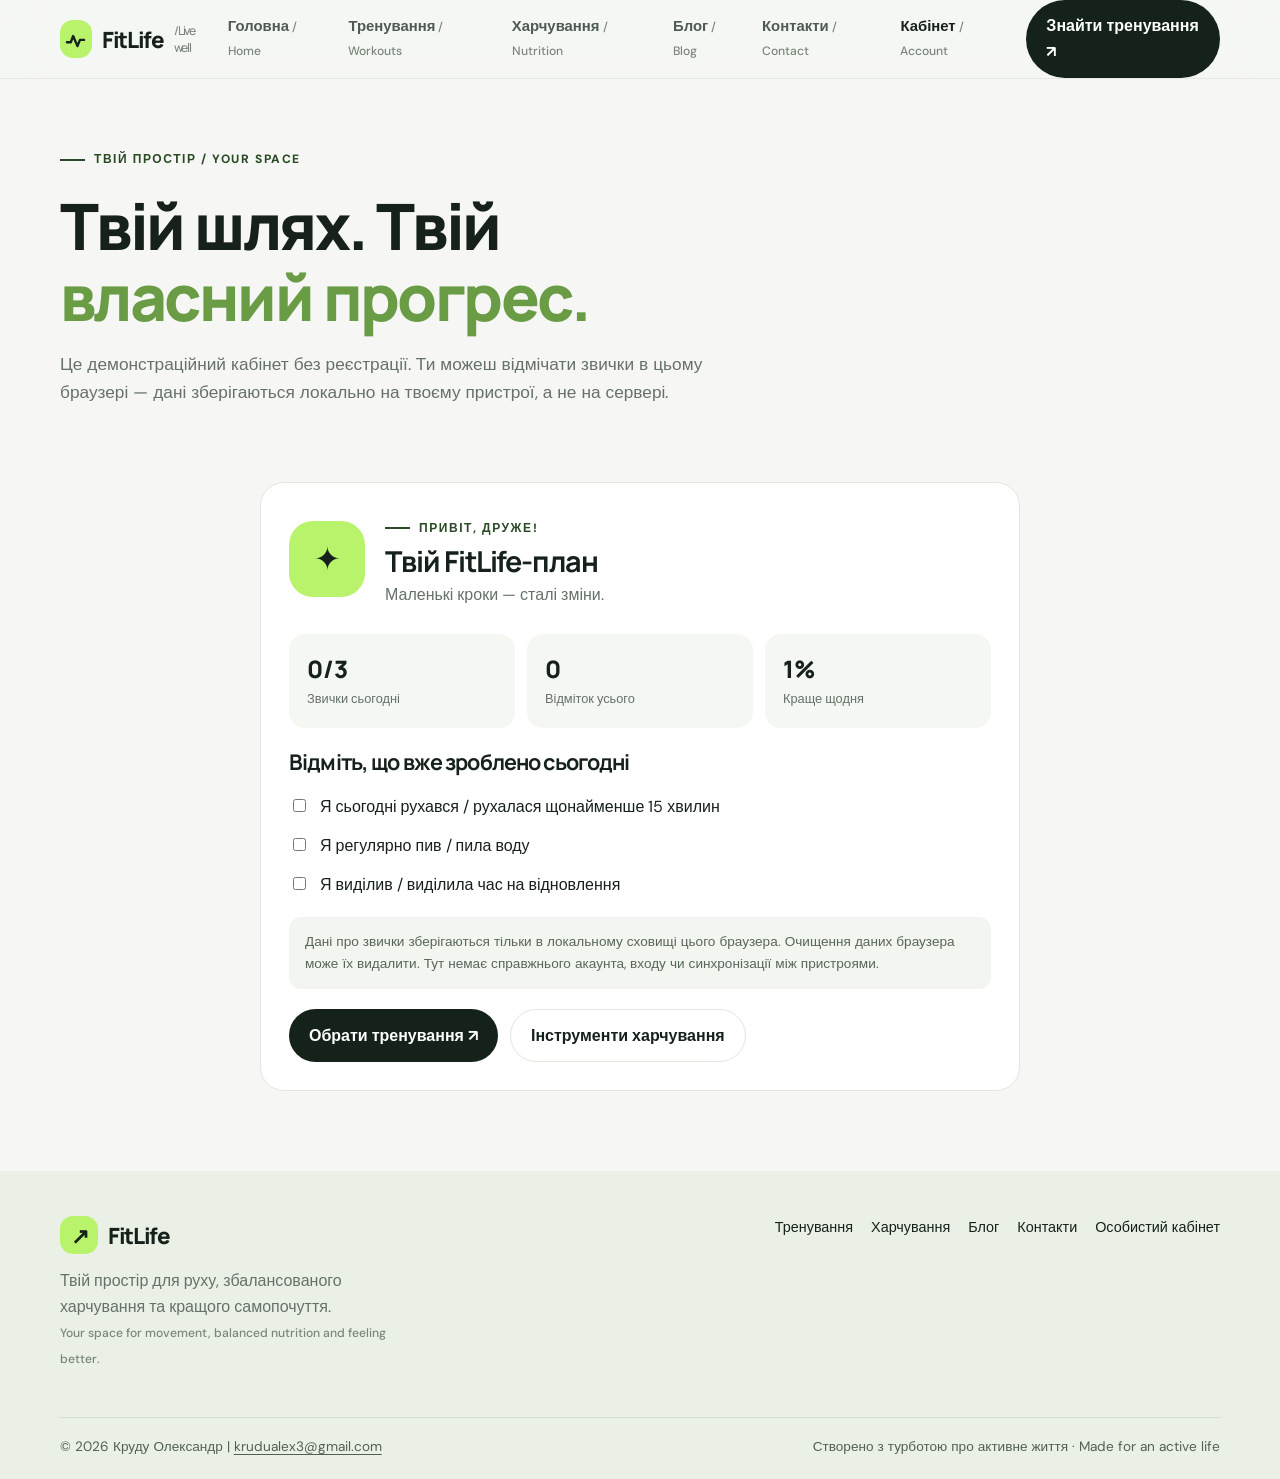
<file: account.html>
<!doctype html>
<html lang="uk">
<head>
<meta charset="utf-8">
<meta name="viewport" content="width=device-width, initial-scale=1">
<meta name="description" content="Демонстраційна сторінка особистого кабінету FitLife без реєстрації та серверного збереження.">
<meta name="theme-color" content="#f6f7f4">
<title>Особистий кабінет | FitLife</title>
<link rel="preconnect" href="https://fonts.googleapis.com">
<link rel="preconnect" href="https://fonts.gstatic.com" crossorigin>
<link rel="stylesheet" href="styles.css">
</head>
<body>
<header class="site-header">
  <div class="container nav">
    <a class="brand" href="index.html" aria-label="FitLife — на головну"><span class="brand-mark"><svg viewBox="0 0 32 32" fill="none" aria-hidden="true"><path d="M5 19.5h5l3-8 5.5 13 3.2-8H27" stroke="currentColor" stroke-width="3" stroke-linecap="round" stroke-linejoin="round"/></svg></span>FitLife<span class="bilingual"> / Live well</span></a>
    <button class="menu-toggle" aria-label="Відкрити меню" aria-expanded="false">☰</button>
    <nav class="nav-links" aria-label="Основна навігація"><a href="index.html" class="">Головна<span class="bilingual"> / Home</span></a><a href="workouts.html" class="">Тренування<span class="bilingual"> / Workouts</span></a><a href="nutrition.html" class="">Харчування<span class="bilingual"> / Nutrition</span></a><a href="blog.html" class="">Блог<span class="bilingual"> / Blog</span></a><a href="contact.html" class="">Контакти<span class="bilingual"> / Contact</span></a><a href="account.html" class="active">Кабінет<span class="bilingual"> / Account</span></a><a class="btn nav-cta mobile-only" href="workouts.html">Знайти тренування ↗</a></nav>
    <a class="btn nav-cta" href="workouts.html">Знайти тренування ↗</a>
  </div>
</header>
<main>

<section class="page-hero"><div class="container"><div class="eyebrow">Твій простір / Your space</div><h1>Твій шлях. Твій<br><span style="color:#6a9b45">власний прогрес.</span></h1><p>Це демонстраційний кабінет без реєстрації. Ти можеш відмічати звички в цьому браузері — дані зберігаються локально на твоєму пристрої, а не на сервері.</p></div></section>
<section class="profile-panel container"><div class="form-card"><div class="profile-top"><div class="avatar">✦</div><div><div class="eyebrow" style="margin-bottom:7px">Привіт, друже!</div><h2 style="font-size:1.8rem;margin-bottom:5px">Твій FitLife-план</h2><p style="margin:0">Маленькі кроки — сталі зміни.</p></div></div><div class="profile-stats"><div class="profile-stat"><strong id="habitCount">0/3</strong><span>Звички сьогодні</span></div><div class="profile-stat"><strong id="streakCount">0</strong><span>Відміток усього</span></div><div class="profile-stat"><strong>1%</strong><span>Краще щодня</span></div></div><h3>Відміть, що вже зроблено сьогодні</h3><div class="habit-list" style="display:grid;gap:13px;margin:20px 0"><label class="habit-item"><input type="checkbox" data-habit="move" style="width:auto;margin-right:10px"> Я сьогодні рухався / рухалася щонайменше 15 хвилин</label><label class="habit-item"><input type="checkbox" data-habit="water" style="width:auto;margin-right:10px"> Я регулярно пив / пила воду</label><label class="habit-item"><input type="checkbox" data-habit="rest" style="width:auto;margin-right:10px"> Я виділив / виділила час на відновлення</label></div><div class="notice">Дані про звички зберігаються тільки в локальному сховищі цього браузера. Очищення даних браузера може їх видалити. Тут немає справжнього акаунта, входу чи синхронізації між пристроями.</div><div class="actions" style="margin-top:20px"><a class="btn" href="workouts.html">Обрати тренування ↗</a><a class="btn btn-outline" href="nutrition.html">Інструменти харчування</a></div></div></section>

</main>
<footer class="site-footer">
  <div class="container">
    <div class="footer-top">
      <div><a class="brand" href="index.html"><span class="brand-mark">↗</span>FitLife</a><p style="max-width:340px;margin-top:14px">Твій простір для руху, збалансованого харчування та кращого самопочуття.<br><span class="bilingual">Your space for movement, balanced nutrition and feeling better.</span></p></div>
      <div class="footer-links"><a href="workouts.html">Тренування</a><a href="nutrition.html">Харчування</a><a href="blog.html">Блог</a><a href="contact.html">Контакти</a><a href="account.html">Особистий кабінет</a></div>
    </div>
    <div class="copyright"><span>© 2026 Круду Олександр | <a href="mailto:krudualex3@gmail.com">krudualex3@gmail.com</a></span><span>Створено з турботою про активне життя · Made for an active life</span></div>
  </div>
</footer>
<script src="script.js"></script>
<script>
(()=>{const keys=['move','water','rest'];const today=new Date().toISOString().slice(0,10);let saved={};try{saved=JSON.parse(localStorage.getItem('fitlife-habits')||'{}')}catch{}if(saved.date!==today)saved={date:today,done:{}};keys.forEach(k=>{const el=document.querySelector('[data-habit="'+k+'"]');el.checked=!!saved.done?.[k];el.addEventListener('change',()=>{saved.done=saved.done||{};saved.done[k]=el.checked;try{localStorage.setItem('fitlife-habits',JSON.stringify(saved))}catch{}update()})});function update(){const done=keys.filter(k=>saved.done?.[k]).length;document.getElementById('habitCount').textContent=done+'/3';let total=0;try{const all=JSON.parse(localStorage.getItem('fitlife-habit-total')||'{}');total=all.total||0;const prev=all.last||{};const count=keys.filter(k=>saved.done?.[k]).length;const currentSig=today+':'+count;if(count>0&&prev.sig!==currentSig){total+=count;localStorage.setItem('fitlife-habit-total',JSON.stringify({total,last:{sig:currentSig}}))}}catch{}document.getElementById('streakCount').textContent=total}update()})();
</script>
</body>
</html>
</file>
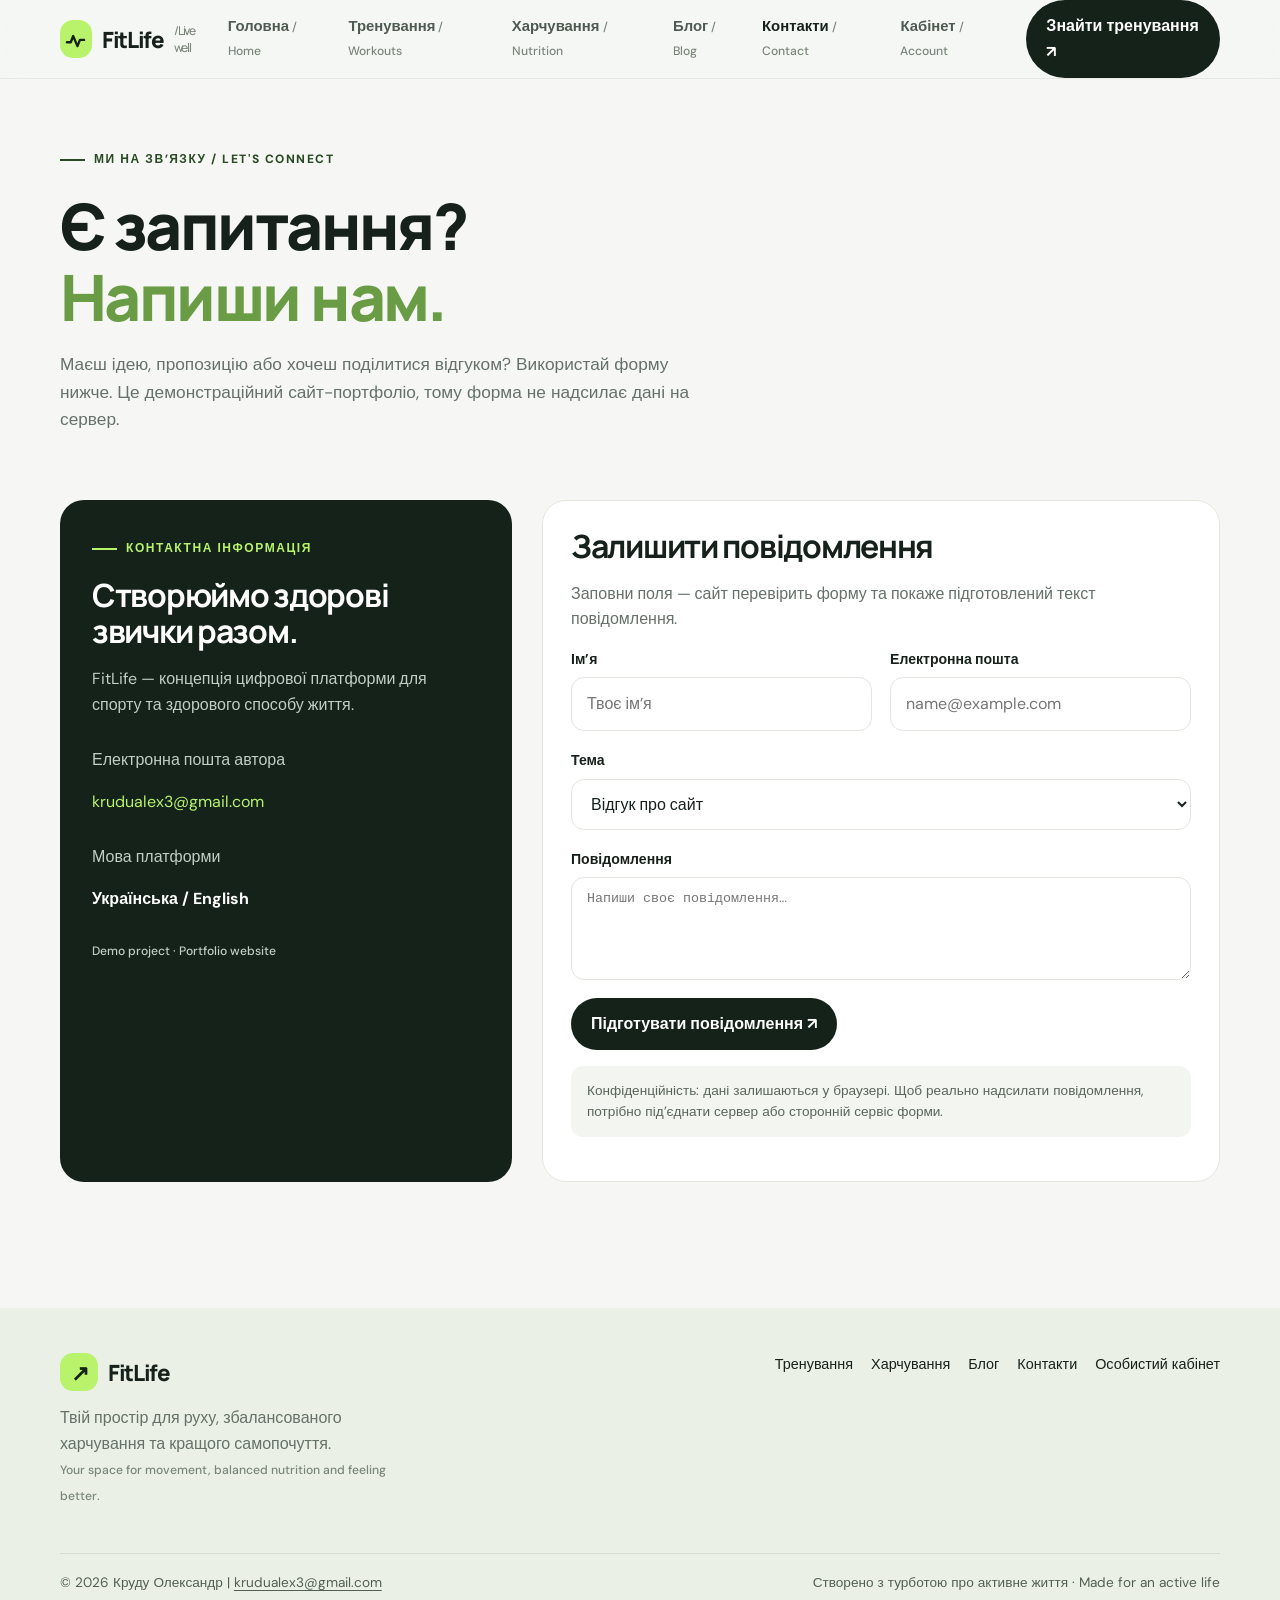
<file: contact.html>
<!doctype html>
<html lang="uk">
<head>
<meta charset="utf-8">
<meta name="viewport" content="width=device-width, initial-scale=1">
<meta name="description" content="Зв'яжіться з командою FitLife або залиште відгук про демонстраційний сайт.">
<meta name="theme-color" content="#f6f7f4">
<title>Контакти | FitLife</title>
<link rel="preconnect" href="https://fonts.googleapis.com">
<link rel="preconnect" href="https://fonts.gstatic.com" crossorigin>
<link rel="stylesheet" href="styles.css">
</head>
<body>
<header class="site-header">
  <div class="container nav">
    <a class="brand" href="index.html" aria-label="FitLife — на головну"><span class="brand-mark"><svg viewBox="0 0 32 32" fill="none" aria-hidden="true"><path d="M5 19.5h5l3-8 5.5 13 3.2-8H27" stroke="currentColor" stroke-width="3" stroke-linecap="round" stroke-linejoin="round"/></svg></span>FitLife<span class="bilingual"> / Live well</span></a>
    <button class="menu-toggle" aria-label="Відкрити меню" aria-expanded="false">☰</button>
    <nav class="nav-links" aria-label="Основна навігація"><a href="index.html" class="">Головна<span class="bilingual"> / Home</span></a><a href="workouts.html" class="">Тренування<span class="bilingual"> / Workouts</span></a><a href="nutrition.html" class="">Харчування<span class="bilingual"> / Nutrition</span></a><a href="blog.html" class="">Блог<span class="bilingual"> / Blog</span></a><a href="contact.html" class="active">Контакти<span class="bilingual"> / Contact</span></a><a href="account.html" class="">Кабінет<span class="bilingual"> / Account</span></a><a class="btn nav-cta mobile-only" href="workouts.html">Знайти тренування ↗</a></nav>
    <a class="btn nav-cta" href="workouts.html">Знайти тренування ↗</a>
  </div>
</header>
<main>

<section class="page-hero"><div class="container"><div class="eyebrow">Ми на зв’язку / Let's connect</div><h1>Є запитання?<br><span style="color:#6a9b45">Напиши нам.</span></h1><p>Маєш ідею, пропозицію або хочеш поділитися відгуком? Використай форму нижче. Це демонстраційний сайт-портфоліо, тому форма не надсилає дані на сервер.</p></div></section>
<section class="section" style="padding-top:10px"><div class="container contact-grid"><aside class="contact-info"><div class="eyebrow" style="color:var(--green)">Контактна інформація</div><h2 style="font-size:2rem">Створюймо здорові звички разом.</h2><p>FitLife — концепція цифрової платформи для спорту та здорового способу життя.</p><p style="margin-top:30px">Електронна пошта автора</p><a href="mailto:krudualex3@gmail.com">krudualex3@gmail.com</a><p style="margin-top:30px">Мова платформи</p><strong>Українська / English</strong><p style="margin-top:30px" class="bilingual">Demo project · Portfolio website</p></aside>
<div class="form-card"><h2 style="font-size:2rem">Залишити повідомлення</h2><p>Заповни поля — сайт перевірить форму та покаже підготовлений текст повідомлення.</p><form id="contactForm"><div class="form-grid"><div class="form-group"><label for="contactName">Ім’я</label><input id="contactName" name="name" autocomplete="name" required placeholder="Твоє ім’я"></div><div class="form-group"><label for="contactEmail">Електронна пошта</label><input id="contactEmail" name="email" type="email" autocomplete="email" required placeholder="name@example.com"></div><div class="form-group" style="grid-column:1/-1"><label for="contactTopic">Тема</label><select id="contactTopic"><option>Відгук про сайт</option><option>Пропозиція співпраці</option><option>Запитання про FitLife</option><option>Інше</option></select></div><div class="form-group" style="grid-column:1/-1"><label for="contactMessage">Повідомлення</label><textarea id="contactMessage" class="field" rows="5" required placeholder="Напиши своє повідомлення…"></textarea></div></div><button class="btn" type="submit" style="margin-top:18px">Підготувати повідомлення ↗</button></form><div id="contactResult" class="result" aria-live="polite"></div><p class="notice" style="margin-top:16px">Конфіденційність: дані залишаються у браузері. Щоб реально надсилати повідомлення, потрібно під’єднати сервер або сторонній сервіс форми.</p></div></div></section>

</main>
<footer class="site-footer">
  <div class="container">
    <div class="footer-top">
      <div><a class="brand" href="index.html"><span class="brand-mark">↗</span>FitLife</a><p style="max-width:340px;margin-top:14px">Твій простір для руху, збалансованого харчування та кращого самопочуття.<br><span class="bilingual">Your space for movement, balanced nutrition and feeling better.</span></p></div>
      <div class="footer-links"><a href="workouts.html">Тренування</a><a href="nutrition.html">Харчування</a><a href="blog.html">Блог</a><a href="contact.html">Контакти</a><a href="account.html">Особистий кабінет</a></div>
    </div>
    <div class="copyright"><span>© 2026 Круду Олександр | <a href="mailto:krudualex3@gmail.com">krudualex3@gmail.com</a></span><span>Створено з турботою про активне життя · Made for an active life</span></div>
  </div>
</footer>
<script src="script.js"></script>
<script>document.getElementById('contactForm').addEventListener('submit',e=>{e.preventDefault();const name=document.getElementById('contactName').value.trim(),email=document.getElementById('contactEmail').value.trim(),topic=document.getElementById('contactTopic').value,msg=document.getElementById('contactMessage').value.trim();const box=document.getElementById('contactResult');box.innerHTML='<strong>Форму перевірено!</strong><p>Це демонстрація: повідомлення не було надіслано. Скопіюй текст нижче або надішли його вручну на електронну пошту автора.</p><textarea class="field" rows="6" readonly></textarea><button type="button" class="btn btn-outline" id="copyContact" style="margin-top:12px">Скопіювати текст</button>';const text='Тема: '+topic+'\\nІм’я: '+name+'\\nEmail: '+email+'\\n\\n'+msg;box.querySelector('textarea').value=text;box.classList.add('show');document.getElementById('copyContact').addEventListener('click',async()=>{try{await navigator.clipboard.writeText(text);document.getElementById('copyContact').textContent='Скопійовано ✓'}catch{box.querySelector('textarea').select()}})});</script>
</body>
</html>
</file>
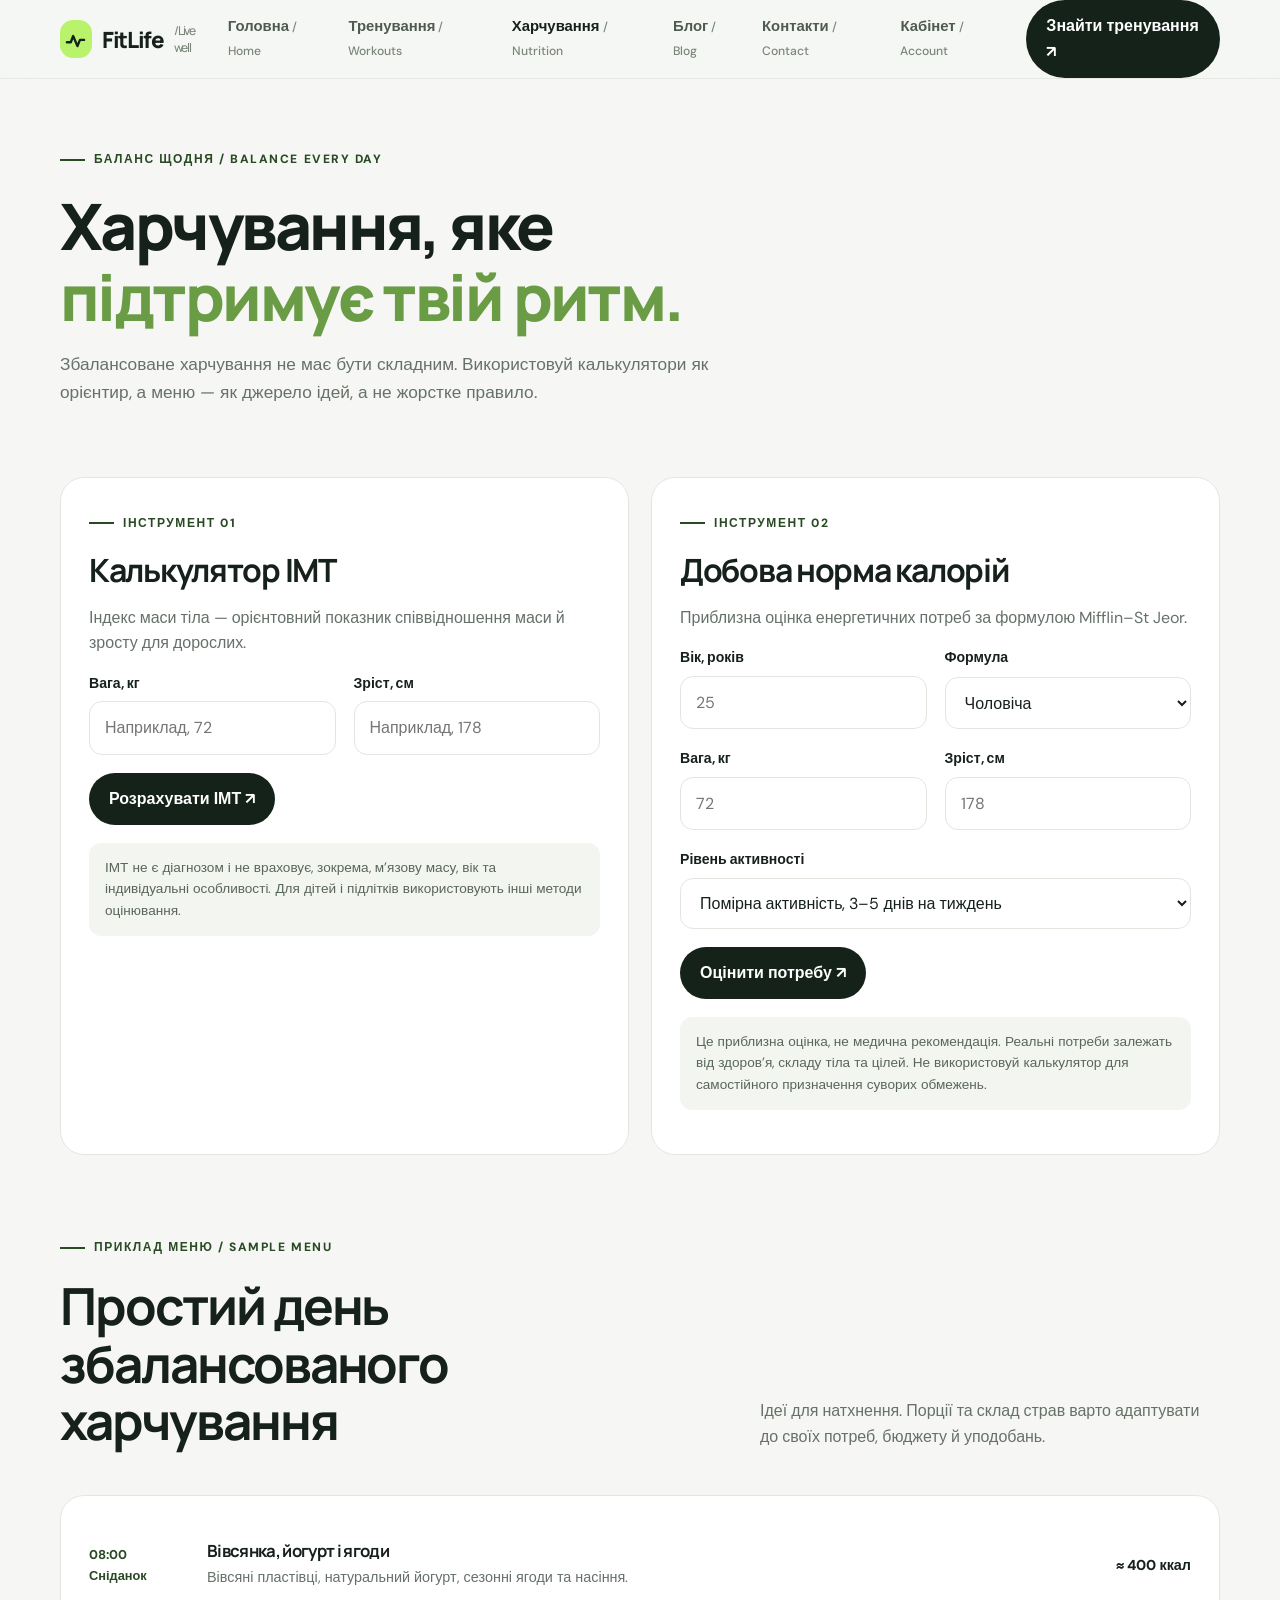
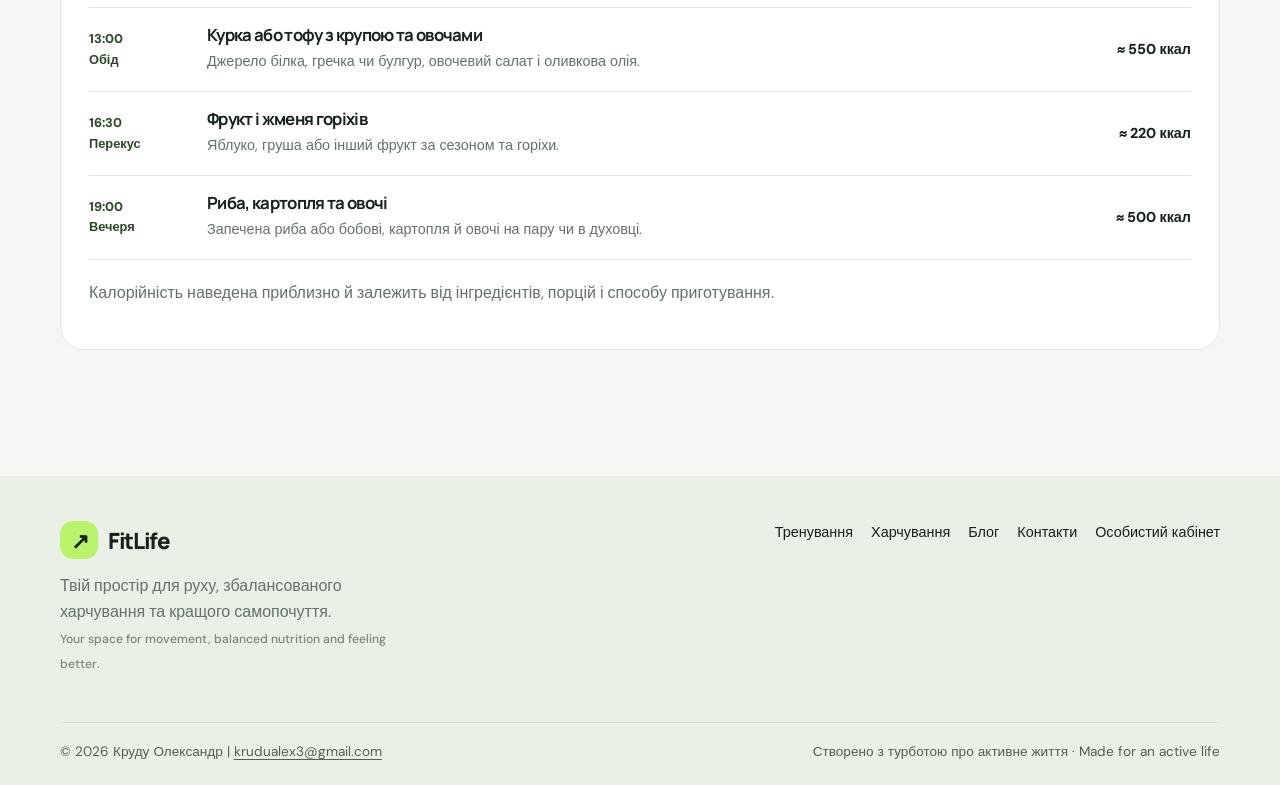
<file: nutrition.html>
<!doctype html>
<html lang="uk">
<head>
<meta charset="utf-8">
<meta name="viewport" content="width=device-width, initial-scale=1">
<meta name="description" content="Приклад денного меню, калькулятор ІМТ і добової потреби в калоріях.">
<meta name="theme-color" content="#f6f7f4">
<title>Харчування | FitLife</title>
<link rel="preconnect" href="https://fonts.googleapis.com">
<link rel="preconnect" href="https://fonts.gstatic.com" crossorigin>
<link rel="stylesheet" href="styles.css">
</head>
<body>
<header class="site-header">
  <div class="container nav">
    <a class="brand" href="index.html" aria-label="FitLife — на головну"><span class="brand-mark"><svg viewBox="0 0 32 32" fill="none" aria-hidden="true"><path d="M5 19.5h5l3-8 5.5 13 3.2-8H27" stroke="currentColor" stroke-width="3" stroke-linecap="round" stroke-linejoin="round"/></svg></span>FitLife<span class="bilingual"> / Live well</span></a>
    <button class="menu-toggle" aria-label="Відкрити меню" aria-expanded="false">☰</button>
    <nav class="nav-links" aria-label="Основна навігація"><a href="index.html" class="">Головна<span class="bilingual"> / Home</span></a><a href="workouts.html" class="">Тренування<span class="bilingual"> / Workouts</span></a><a href="nutrition.html" class="active">Харчування<span class="bilingual"> / Nutrition</span></a><a href="blog.html" class="">Блог<span class="bilingual"> / Blog</span></a><a href="contact.html" class="">Контакти<span class="bilingual"> / Contact</span></a><a href="account.html" class="">Кабінет<span class="bilingual"> / Account</span></a><a class="btn nav-cta mobile-only" href="workouts.html">Знайти тренування ↗</a></nav>
    <a class="btn nav-cta" href="workouts.html">Знайти тренування ↗</a>
  </div>
</header>
<main>

<section class="page-hero"><div class="container"><div class="eyebrow">Баланс щодня / Balance every day</div><h1>Харчування, яке<br><span style="color:#6a9b45">підтримує твій ритм.</span></h1><p>Збалансоване харчування не має бути складним. Використовуй калькулятори як орієнтир, а меню — як джерело ідей, а не жорстке правило.</p></div></section>
<section class="section" style="padding-top:15px"><div class="container grid-2">
 <div class="form-card"><div class="eyebrow">Інструмент 01</div><h2 style="font-size:2rem">Калькулятор ІМТ</h2><p>Індекс маси тіла — орієнтовний показник співвідношення маси й зросту для дорослих.</p><form id="bmiForm"><div class="form-grid"><div class="form-group"><label for="bmiWeight">Вага, кг</label><input id="bmiWeight" type="number" min="20" max="350" step=".1" placeholder="Наприклад, 72" required></div><div class="form-group"><label for="bmiHeight">Зріст, см</label><input id="bmiHeight" type="number" min="100" max="250" step="1" placeholder="Наприклад, 178" required></div></div><button class="btn" style="margin-top:18px" type="submit">Розрахувати ІМТ ↗</button></form><div class="result" id="bmiResult" aria-live="polite"></div><p class="notice" style="margin-top:18px">ІМТ не є діагнозом і не враховує, зокрема, м’язову масу, вік та індивідуальні особливості. Для дітей і підлітків використовують інші методи оцінювання.</p></div>
 <div class="form-card"><div class="eyebrow">Інструмент 02</div><h2 style="font-size:2rem">Добова норма калорій</h2><p>Приблизна оцінка енергетичних потреб за формулою Mifflin–St Jeor.</p><form id="calorieForm"><div class="form-grid"><div class="form-group"><label for="calAge">Вік, років</label><input id="calAge" type="number" min="18" max="100" placeholder="25" required></div><div class="form-group"><label for="calSex">Формула</label><select id="calSex"><option value="male">Чоловіча</option><option value="female">Жіноча</option></select></div><div class="form-group"><label for="calWeight">Вага, кг</label><input id="calWeight" type="number" min="30" max="300" step=".1" placeholder="72" required></div><div class="form-group"><label for="calHeight">Зріст, см</label><input id="calHeight" type="number" min="120" max="230" placeholder="178" required></div><div class="form-group" style="grid-column:1/-1"><label for="activity">Рівень активності</label><select id="activity"><option value="1.2">Переважно сидячий спосіб життя</option><option value="1.375">Легка активність, 1–3 дні на тиждень</option><option value="1.55" selected>Помірна активність, 3–5 днів на тиждень</option><option value="1.725">Висока активність, 6–7 днів на тиждень</option><option value="1.9">Дуже висока активність</option></select></div></div><button class="btn" style="margin-top:18px" type="submit">Оцінити потребу ↗</button></form><div class="result" id="calorieResult" aria-live="polite"></div><p class="notice" style="margin-top:18px">Це приблизна оцінка, не медична рекомендація. Реальні потреби залежать від здоров’я, складу тіла та цілей. Не використовуй калькулятор для самостійного призначення суворих обмежень.</p></div>
</div></section>
<section class="section" style="padding-top:0"><div class="container"><div class="section-head"><div><div class="eyebrow">Приклад меню / Sample menu</div><h2>Простий день збалансованого харчування</h2></div><p>Ідеї для натхнення. Порції та склад страв варто адаптувати до своїх потреб, бюджету й уподобань.</p></div><div class="form-card">
 <div class="meal-row"><div class="meal-time">08:00<br>Сніданок</div><div><h3>Вівсянка, йогурт і ягоди</h3><p>Вівсяні пластівці, натуральний йогурт, сезонні ягоди та насіння.</p></div><div class="kcal">≈ 400 ккал</div></div>
 <div class="meal-row"><div class="meal-time">13:00<br>Обід</div><div><h3>Курка або тофу з крупою та овочами</h3><p>Джерело білка, гречка чи булгур, овочевий салат і оливкова олія.</p></div><div class="kcal">≈ 550 ккал</div></div>
 <div class="meal-row"><div class="meal-time">16:30<br>Перекус</div><div><h3>Фрукт і жменя горіхів</h3><p>Яблуко, груша або інший фрукт за сезоном та горіхи.</p></div><div class="kcal">≈ 220 ккал</div></div>
 <div class="meal-row"><div class="meal-time">19:00<br>Вечеря</div><div><h3>Риба, картопля та овочі</h3><p>Запечена риба або бобові, картопля й овочі на пару чи в духовці.</p></div><div class="kcal">≈ 500 ккал</div></div>
 <p style="margin-top:20px">Калорійність наведена приблизно й залежить від інгредієнтів, порцій і способу приготування.</p>
</div></div></section>

</main>
<footer class="site-footer">
  <div class="container">
    <div class="footer-top">
      <div><a class="brand" href="index.html"><span class="brand-mark">↗</span>FitLife</a><p style="max-width:340px;margin-top:14px">Твій простір для руху, збалансованого харчування та кращого самопочуття.<br><span class="bilingual">Your space for movement, balanced nutrition and feeling better.</span></p></div>
      <div class="footer-links"><a href="workouts.html">Тренування</a><a href="nutrition.html">Харчування</a><a href="blog.html">Блог</a><a href="contact.html">Контакти</a><a href="account.html">Особистий кабінет</a></div>
    </div>
    <div class="copyright"><span>© 2026 Круду Олександр | <a href="mailto:krudualex3@gmail.com">krudualex3@gmail.com</a></span><span>Створено з турботою про активне життя · Made for an active life</span></div>
  </div>
</footer>
<script src="script.js"></script>
<script>
document.getElementById('bmiForm').addEventListener('submit',e=>{e.preventDefault();const w=Number(document.getElementById('bmiWeight').value),h=Number(document.getElementById('bmiHeight').value)/100;const box=document.getElementById('bmiResult');if(!w||!h){return}const bmi=w/(h*h);let label=bmi<18.5?'Нижче орієнтовного діапазону для дорослих':bmi<25?'У межах орієнтовного діапазону для дорослих':bmi<30?'Вище орієнтовного діапазону для дорослих':'Значно вище орієнтовного діапазону для дорослих';box.innerHTML='<div class="mini-label">ТВІЙ ІНДЕКС МАСИ ТІЛА</div><div class="result-number">'+bmi.toFixed(1)+'</div><strong>'+label+'</strong><p style="margin:8px 0 0">Орієнтовна інтерпретація для дорослих. Це не діагноз.</p>';box.classList.add('show')});
document.getElementById('calorieForm').addEventListener('submit',e=>{e.preventDefault();const age=+document.getElementById('calAge').value,w=+document.getElementById('calWeight').value,h=+document.getElementById('calHeight').value,sex=document.getElementById('calSex').value,act=+document.getElementById('activity').value;if(!age||!w||!h)return;const bmr=10*w+6.25*h-5*age+(sex==='male'?5:-161),tdee=Math.round(bmr*act);const box=document.getElementById('calorieResult');box.innerHTML='<div class="mini-label">ОРІЄНТОВНА ДОБОВА ПОТРЕБА</div><div class="result-number">'+tdee.toLocaleString('uk-UA')+' <span style="font-size:1rem">ккал/день</span></div><p>Розрахунковий базовий обмін: приблизно '+Math.round(bmr).toLocaleString('uk-UA')+' ккал/день.</p><small>Оцінка підтримання поточної маси за вибраного рівня активності, а не персональна дієта.</small>';box.classList.add('show')});
</script>
</body>
</html>
</file>
<file: styles.css>
@import url('https://fonts.googleapis.com/css2?family=DM+Sans:wght@400;500;600;700&family=Manrope:wght@400;500;600;700;800&display=swap');
:root{--bg:#f6f7f4;--ink:#17211b;--muted:#657169;--green:#b9f36b;--green-dark:#294a24;--card:#fff;--line:#e1e7de;--dark:#14221a;--radius:22px;--shadow:0 18px 50px rgba(20,34,26,.08)}
*{box-sizing:border-box}html{scroll-behavior:smooth}body{margin:0;background:var(--bg);color:var(--ink);font-family:'DM Sans',sans-serif;line-height:1.6}h1,h2,h3,h4{font-family:Manrope,sans-serif;line-height:1.12;letter-spacing:-.04em;margin:0 0 16px}h1{font-size:clamp(2.7rem,6vw,5.7rem);font-weight:800}h2{font-size:clamp(2rem,4vw,3.35rem)}h3{font-size:1.35rem}p{margin:0 0 16px;color:var(--muted)}a{color:inherit;text-decoration:none}button,input,select{font:inherit}.container{width:min(1160px,calc(100% - 40px));margin:auto}.site-header{position:sticky;top:0;z-index:20;background:rgba(246,247,244,.9);backdrop-filter:blur(16px);border-bottom:1px solid rgba(225,231,222,.8)}.nav{height:78px;display:flex;align-items:center;justify-content:space-between;gap:22px}.brand{display:flex;align-items:center;gap:10px;font:800 1.4rem Manrope,sans-serif;letter-spacing:-.06em}.brand-mark{width:38px;height:38px;background:var(--green);border-radius:13px;display:grid;place-items:center;color:var(--dark)}.brand-mark svg{width:25px}.nav-links{display:flex;align-items:center;gap:25px;font-size:.93rem;font-weight:600}.nav-links a{color:#4e5b51;transition:color .2s}.nav-links a:hover,.nav-links a.active{color:var(--ink)}.nav-cta,.btn{display:inline-flex;align-items:center;justify-content:center;gap:9px;background:var(--dark);color:white;padding:13px 20px;border:0;border-radius:999px;font-weight:700;cursor:pointer;transition:transform .2s,background .2s}.nav-cta:hover,.btn:hover{transform:translateY(-2px);background:#294a24}.btn-lime{background:var(--green);color:var(--dark)}.btn-lime:hover{background:#a7e85b;color:var(--dark)}.btn-outline{background:transparent;border:1px solid var(--line);color:var(--ink)}.btn-outline:hover{background:white;color:var(--ink)}.menu-toggle{display:none;border:0;background:transparent;font-size:1.6rem}.hero{padding:70px 0 54px}.hero-grid{display:grid;grid-template-columns:1.05fr .95fr;gap:54px;align-items:center}.eyebrow{display:inline-flex;align-items:center;gap:9px;text-transform:uppercase;letter-spacing:.13em;font-size:.75rem;font-weight:800;color:var(--green-dark);margin-bottom:20px}.eyebrow:before{content:'';width:25px;height:2px;background:currentColor}.hero h1 span{color:#6a9b45}.hero-copy{font-size:1.1rem;max-width:530px;margin:24px 0 28px}.actions{display:flex;gap:12px;flex-wrap:wrap}.hero-visual{position:relative;min-height:520px;border-radius:32px;overflow:hidden;background:#dbe7d2}.hero-visual img{width:100%;height:100%;position:absolute;inset:0;object-fit:cover}.image-overlay{position:absolute;inset:0;background:linear-gradient(180deg,transparent 45%,rgba(9,24,13,.62))}.floating-card{position:absolute;left:22px;bottom:22px;right:22px;background:rgba(255,255,255,.92);backdrop-filter:blur(10px);border-radius:20px;padding:18px 20px;display:flex;justify-content:space-between;align-items:center;gap:14px}.floating-card strong{font:800 1.2rem Manrope}.mini-label{font-size:.78rem;color:var(--muted)}.pill{display:inline-flex;padding:7px 12px;border-radius:999px;background:#eef6e7;color:#426b2d;font-size:.8rem;font-weight:700}.stats{display:grid;grid-template-columns:repeat(3,1fr);gap:15px;margin-top:34px}.stat{border-left:2px solid var(--green);padding-left:13px}.stat strong{display:block;font:800 1.6rem Manrope}.stat span{font-size:.82rem;color:var(--muted)}.section{padding:76px 0}.section-head{display:flex;align-items:end;justify-content:space-between;gap:28px;margin-bottom:30px}.section-head p{max-width:460px}.grid-3{display:grid;grid-template-columns:repeat(3,1fr);gap:20px}.grid-2{display:grid;grid-template-columns:repeat(2,1fr);gap:22px}.card{background:var(--card);border:1px solid var(--line);border-radius:var(--radius);overflow:hidden;box-shadow:0 4px 18px rgba(20,34,26,.025);transition:transform .25s,box-shadow .25s}.card:hover{transform:translateY(-5px);box-shadow:var(--shadow)}.card-body{padding:24px}.card-img{width:100%;height:220px;object-fit:cover;display:block;background:#dce5d7}.card p:last-child{margin-bottom:0}.card-top{display:flex;justify-content:space-between;align-items:center;gap:10px;margin-bottom:12px}.tag{font-size:.75rem;font-weight:800;background:#f0f3ed;border-radius:999px;padding:6px 10px;color:#4d5d4e}.duration{font-size:.8rem;color:var(--muted)}.icon-circle{width:48px;height:48px;border-radius:16px;background:var(--green);display:grid;place-items:center;font-size:1.3rem;margin-bottom:18px}.dark-band{background:var(--dark);color:white;border-radius:30px;padding:52px;display:grid;grid-template-columns:1fr 1fr;align-items:center;gap:40px}.dark-band p{color:#c2cdc4}.dark-band h2{max-width:520px}.dark-band .actions{margin-top:24px}.dark-band .btn-outline{border-color:#516055;color:white}.feature-list{display:grid;gap:14px}.feature-item{display:flex;gap:13px;align-items:flex-start}.check{flex:0 0 25px;width:25px;height:25px;background:var(--green);color:var(--dark);border-radius:50%;display:grid;place-items:center;font-weight:900}.feature-item strong{display:block;margin-bottom:3px}.feature-item p{font-size:.9rem;margin:0}.page-hero{padding:64px 0 40px}.page-hero h1{font-size:clamp(2.6rem,5vw,4.8rem);max-width:850px}.page-hero p{font-size:1.08rem;max-width:650px;margin-top:18px}.toolbar{display:flex;gap:12px;flex-wrap:wrap;margin:25px 0 30px}.field,select,input{width:100%;border:1px solid var(--line);background:white;border-radius:13px;padding:13px 15px;color:var(--ink);outline:none}.field:focus,select:focus,input:focus{border-color:#7aa94f;box-shadow:0 0 0 3px rgba(185,243,107,.22)}.toolbar select,.toolbar input{width:auto;min-width:180px}.form-card{background:white;border:1px solid var(--line);border-radius:24px;padding:28px}.form-grid{display:grid;grid-template-columns:repeat(2,1fr);gap:18px}.form-group{display:grid;gap:7px}.form-group label{font-size:.88rem;font-weight:700}.result{background:#eff8e7;border-radius:18px;padding:22px;margin-top:20px;display:none}.result.show{display:block;animation:fadeUp .35s ease}.result-number{font:800 2.4rem Manrope;letter-spacing:-.05em}.result small{color:var(--muted)}.notice{font-size:.85rem;padding:14px 16px;background:#f3f5f0;border-radius:12px;color:#59665a}.meal-row{display:grid;grid-template-columns:100px 1fr auto;gap:18px;align-items:center;padding:18px 0;border-bottom:1px solid var(--line)}.meal-row:last-child{border-bottom:0}.meal-time{font-size:.8rem;font-weight:800;color:var(--green-dark)}.meal-row h3{margin:0 0 5px;font-size:1.05rem}.meal-row p{margin:0;font-size:.9rem}.kcal{font-weight:800;font-size:.9rem;white-space:nowrap}.article-card .card-img{height:235px}.article-meta{font-size:.8rem;color:var(--muted);margin-bottom:12px}.article-card h3{font-size:1.35rem}.article-link{font-weight:800;font-size:.9rem;display:inline-flex;gap:8px;align-items:center;margin-top:16px}.article-link:hover{color:#5d8c3d}.contact-grid{display:grid;grid-template-columns:.8fr 1.2fr;gap:30px}.contact-info{background:var(--dark);color:white;border-radius:24px;padding:32px}.contact-info p{color:#c2cdc4}.contact-info a{color:var(--green)}.profile-panel{max-width:760px;margin:20px auto 80px}.profile-top{display:flex;align-items:center;gap:20px;margin-bottom:26px}.avatar{width:76px;height:76px;border-radius:24px;background:var(--green);display:grid;place-items:center;font-size:2rem}.profile-stats{display:grid;grid-template-columns:repeat(3,1fr);gap:12px;margin:22px 0}.profile-stat{padding:18px;background:#f5f7f2;border-radius:16px}.profile-stat strong{font:800 1.5rem Manrope;display:block}.profile-stat span{font-size:.8rem;color:var(--muted)}.site-footer{background:#eaf0e6;padding:45px 0 22px;margin-top:50px}.footer-top{display:flex;justify-content:space-between;gap:30px;align-items:flex-start;padding-bottom:30px}.footer-links{display:flex;flex-wrap:wrap;gap:18px;font-size:.9rem}.copyright{border-top:1px solid #d5dfd1;padding-top:18px;display:flex;justify-content:space-between;gap:20px;flex-wrap:wrap;font-size:.85rem;color:#526052}.copyright a{text-decoration:underline;text-underline-offset:3px}.empty-state{text-align:center;padding:42px 20px;background:white;border-radius:20px;color:var(--muted)}.reveal{animation:fadeUp .7s both}@keyframes fadeUp{from{opacity:0;transform:translateY(18px)}to{opacity:1;transform:translateY(0)}}.delay-1{animation-delay:.12s}.delay-2{animation-delay:.24s}.bilingual{font-size:.76rem;color:#7a867a;font-weight:500}.mobile-only{display:none}
@media(max-width:900px){.nav-links{gap:14px}.nav-cta{display:none}.hero-grid{gap:30px;grid-template-columns:1fr  .9fr}.hero-visual{min-height:430px}.dark-band{padding:36px;gap:25px}.grid-3{grid-template-columns:repeat(2,1fr)}}
@media(max-width:700px){.container{width:min(100% - 28px,1160px)}.nav{height:68px}.menu-toggle{display:block}.nav-links{display:none;position:absolute;left:14px;right:14px;top:68px;background:white;border:1px solid var(--line);border-radius:18px;padding:18px;box-shadow:var(--shadow);flex-direction:column;align-items:stretch;gap:0}.nav-links.open{display:flex}.nav-links a{padding:11px 8px}.nav-links .mobile-only{display:block;margin-top:10px}.hero{padding:40px 0 28px}.hero-grid{grid-template-columns:1fr;gap:28px}.hero-visual{min-height:390px}.hero-copy{font-size:1rem}.stats{margin-top:25px}.section{padding:54px 0}.section-head{display:block}.section-head p{margin-top:12px}.grid-3,.grid-2{grid-template-columns:1fr}.card-img{height:220px}.dark-band{grid-template-columns:1fr;padding:28px 23px;border-radius:24px}.page-hero{padding:43px 0 24px}.form-grid{grid-template-columns:1fr}.toolbar select,.toolbar input{width:100%}.meal-row{grid-template-columns:70px 1fr;gap:12px}.kcal{grid-column:2}.contact-grid{grid-template-columns:1fr}.footer-top{display:block}.footer-links{margin-top:20px}.copyright{display:block}.copyright span{display:block;margin-bottom:8px}.profile-stats{grid-template-columns:1fr 1fr}.floating-card{left:12px;right:12px;bottom:12px;padding:14px}.floating-card strong{font-size:1rem}}
@media(prefers-reduced-motion:reduce){*,*::before,*::after{scroll-behavior:auto!important;animation-duration:.01ms!important;transition-duration:.01ms!important}}
</file>
